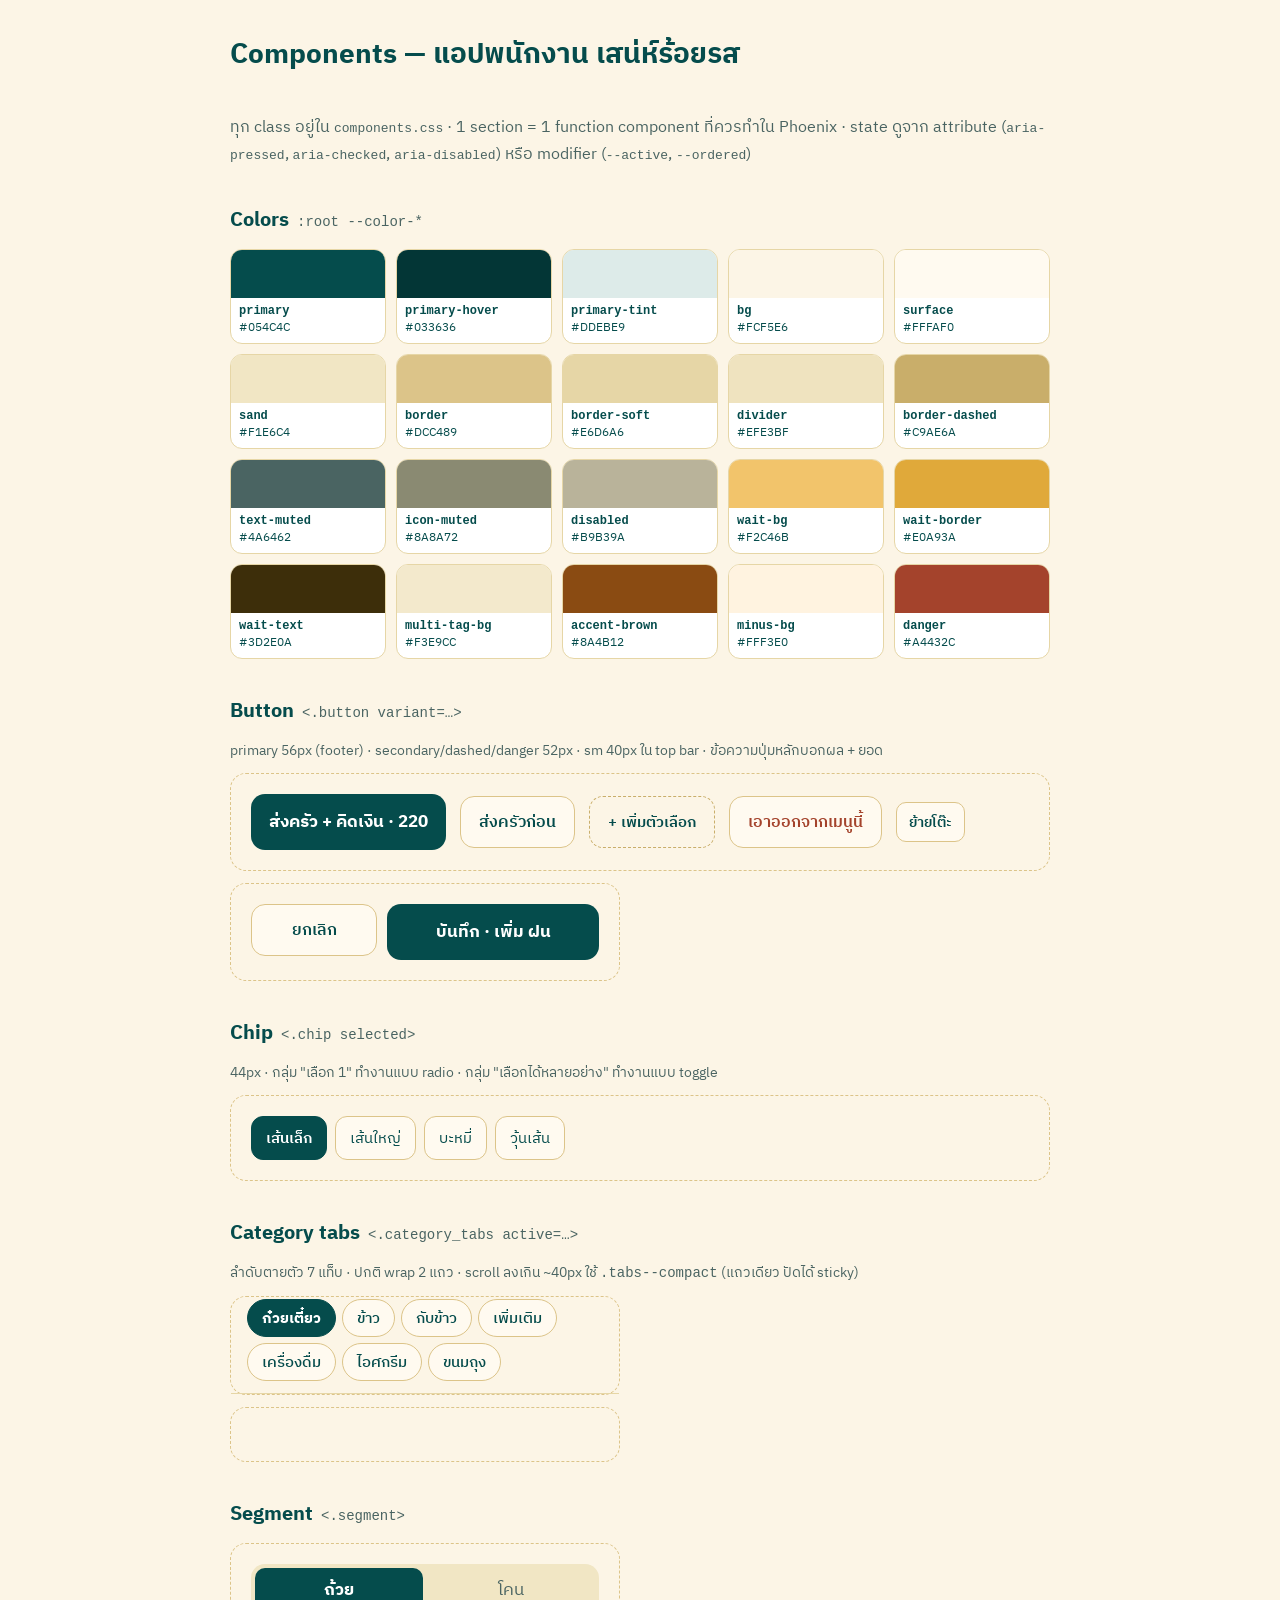
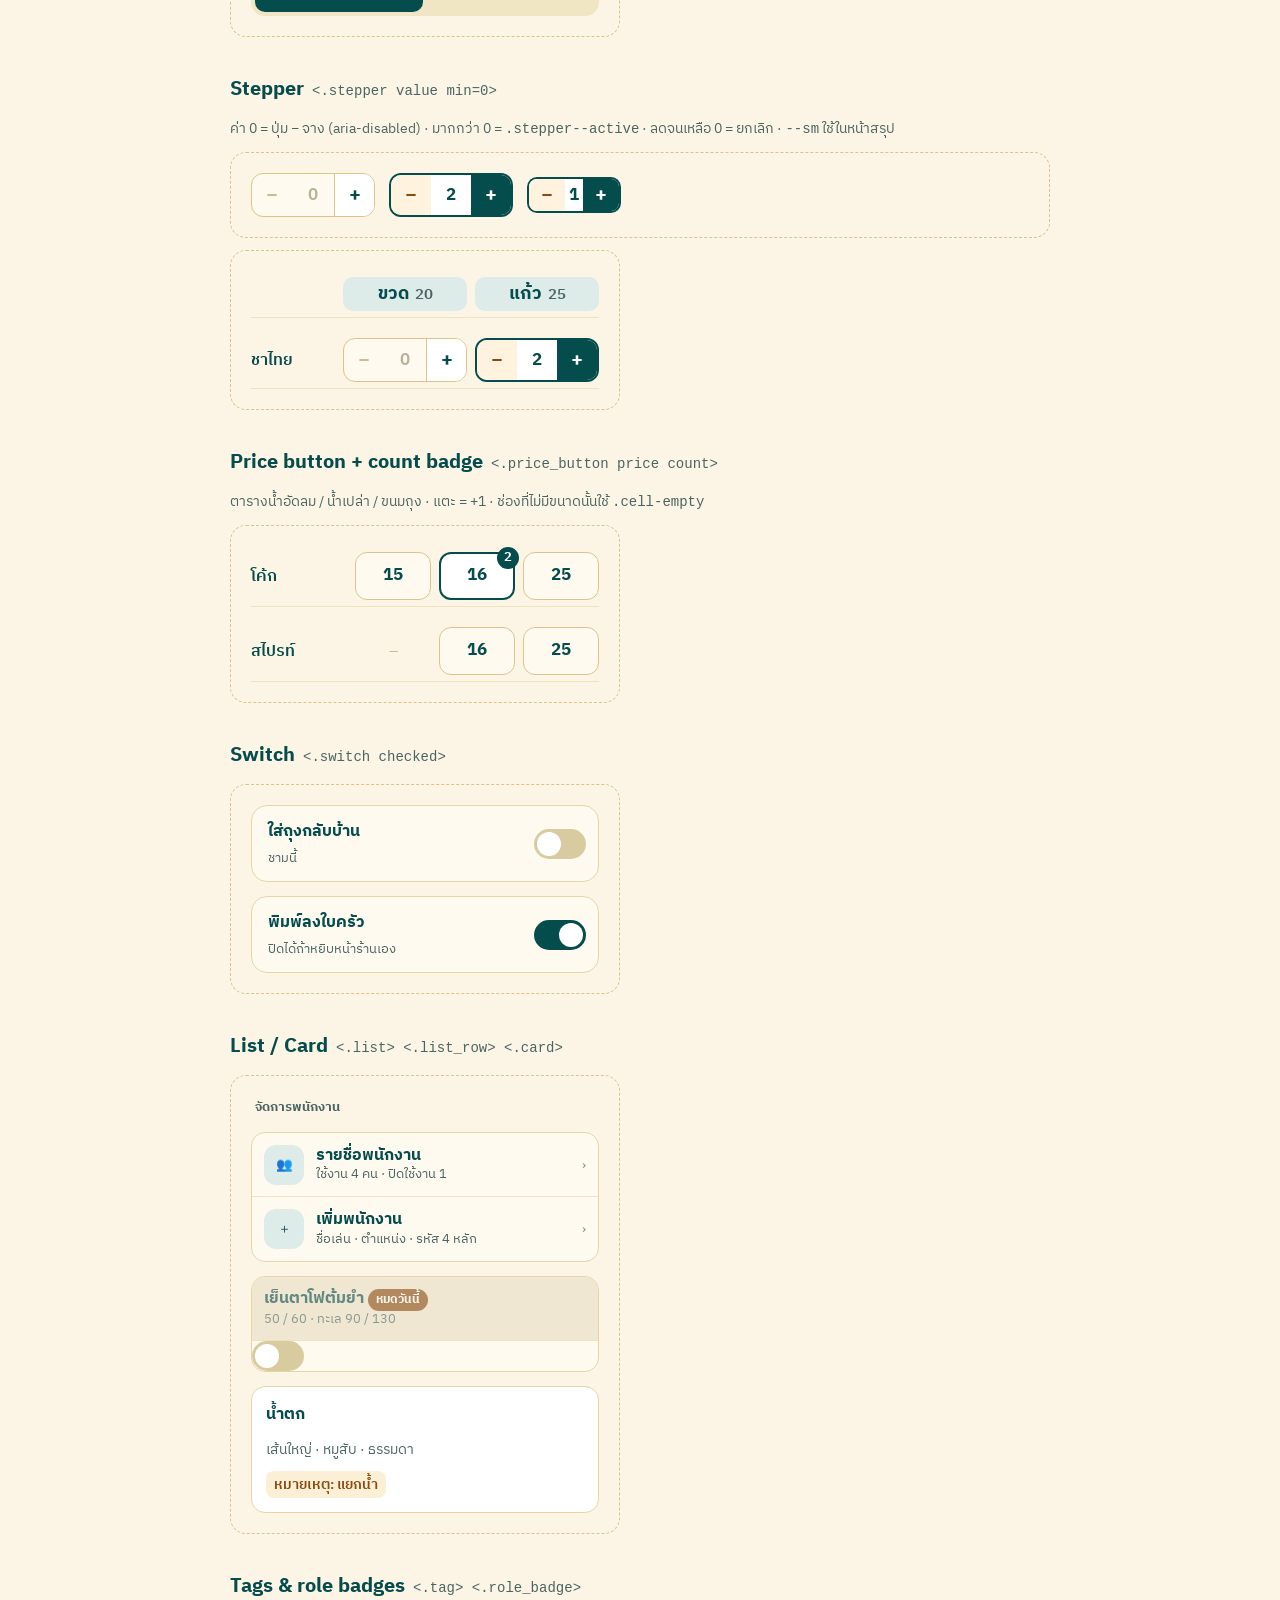
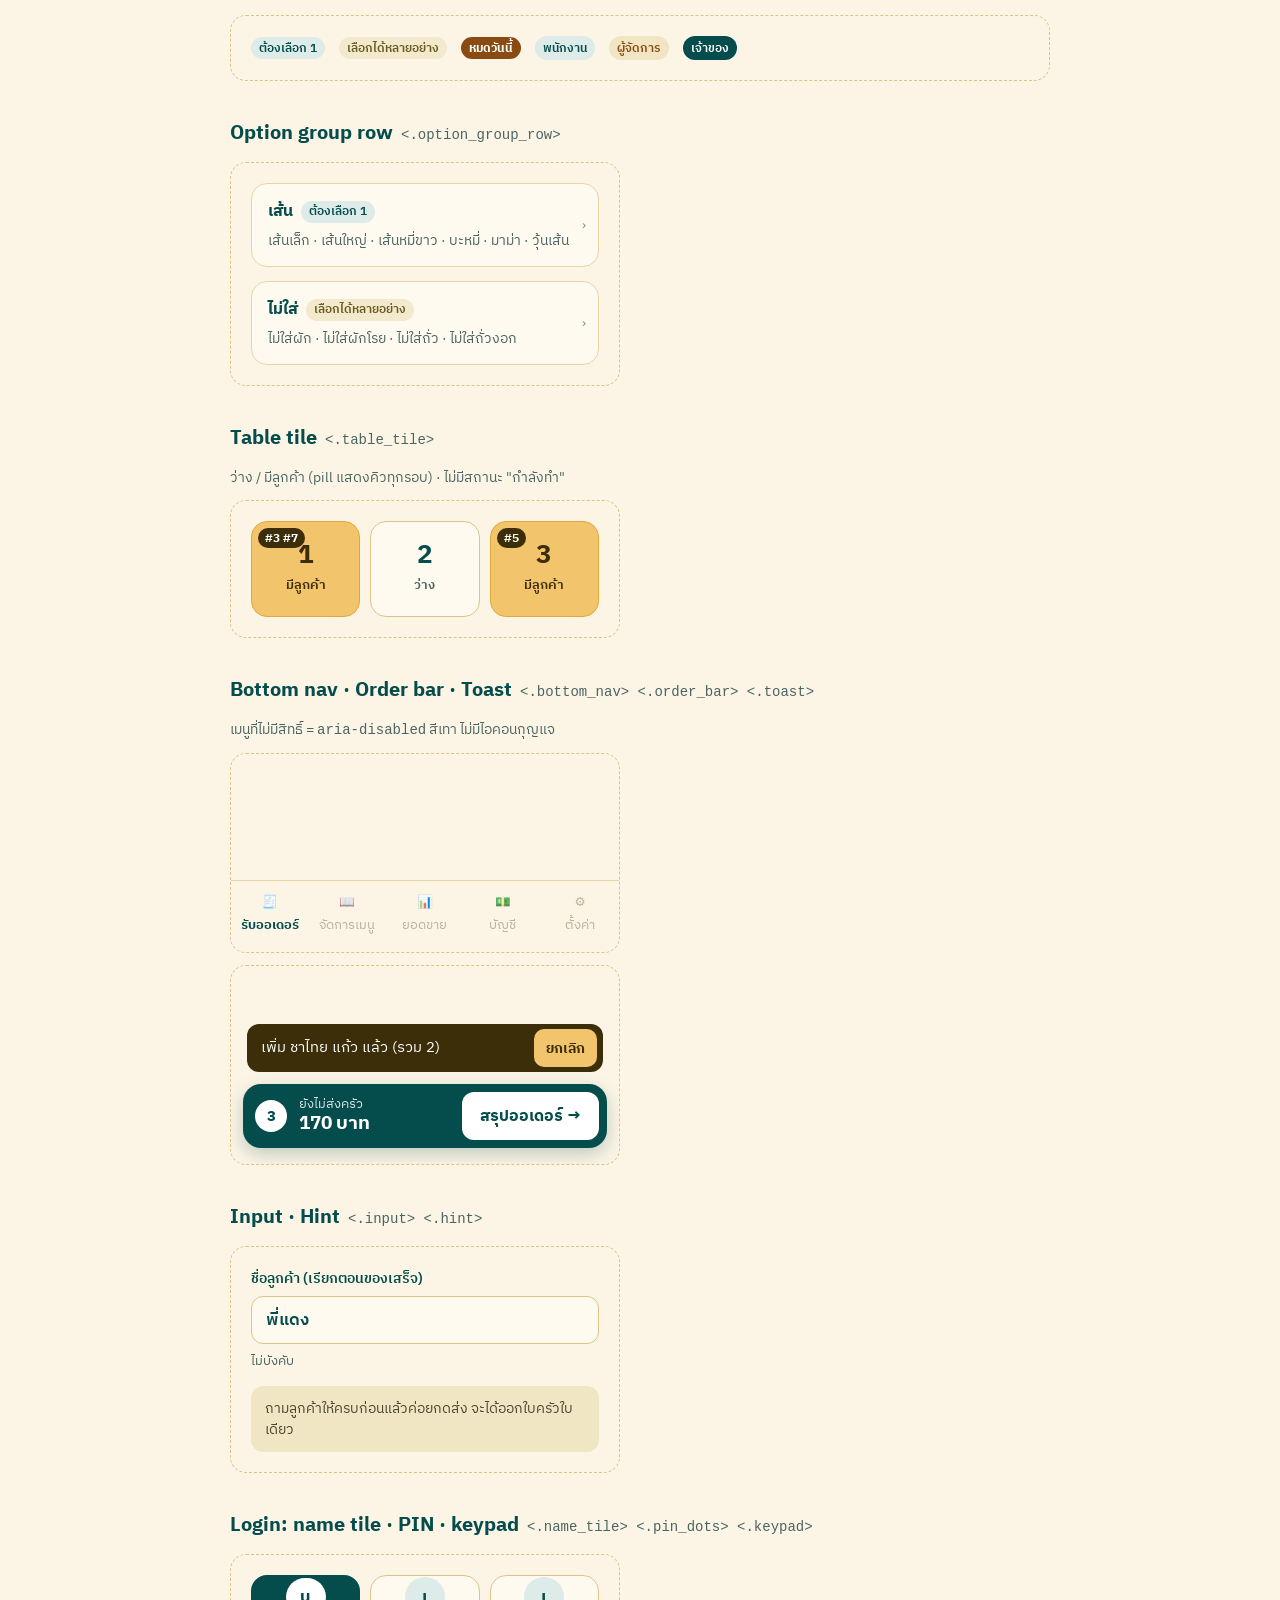
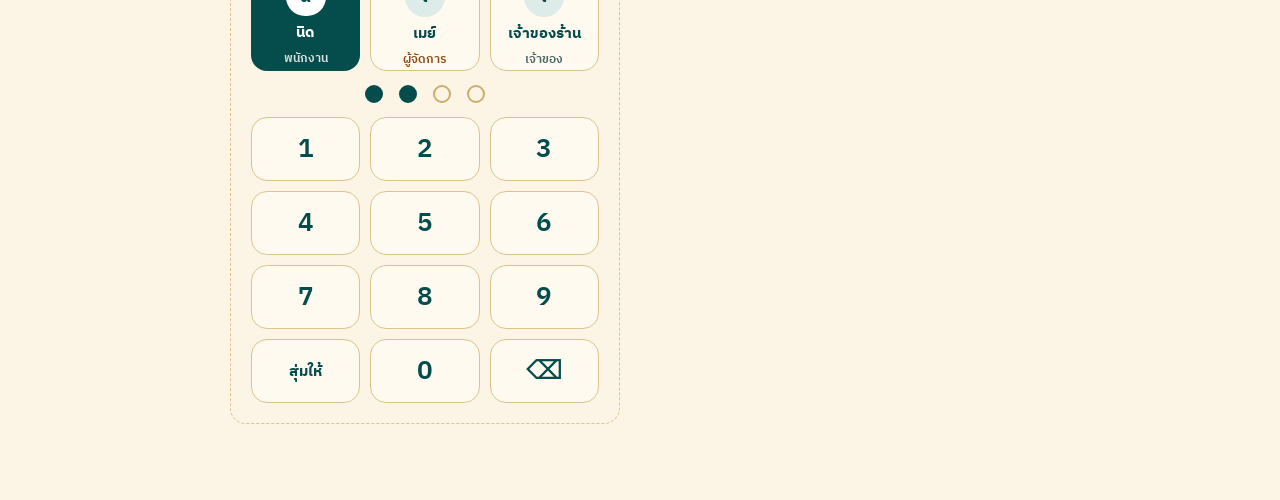
<file: docs/design-handoff/components/index.html>
<!doctype html>
<html lang="th">
<head>
<meta charset="utf-8">
<meta name="viewport" content="width=device-width, initial-scale=1">
<title>Components — เสน่ห์ร้อยรส</title>
<link rel="stylesheet" href="components.css">
<style>
  .gallery { max-width: 860px; margin: 0 auto; padding: 32px 20px 80px; display: flex; flex-direction: column; gap: 36px; }
  .gallery h1 { margin: 0; font-size: 28px; }
  .gallery > p { margin: 0; color: var(--color-text-muted); }
  .spec { display: flex; flex-direction: column; gap: 12px; }
  .spec h2 { margin: 0; font-size: 20px; }
  .spec h2 code { font-size: 14px; font-weight: 500; color: var(--color-text-muted); margin-left: 8px; }
  .spec p { margin: 0; font-size: 14px; color: var(--color-text-muted); line-height: 1.5; }
  .demo { background: var(--color-bg); border: 1px dashed var(--color-border); border-radius: 16px; padding: 20px; display: flex; flex-wrap: wrap; gap: 14px; align-items: center; }
  .demo--col { flex-direction: column; align-items: stretch; max-width: 390px; }
  .demo--phone { position: relative; width: 390px; height: 200px; padding: 0; overflow: hidden; }
  .demo--dark { background: #4D5A55; }
  .swatches { display: grid; grid-template-columns: repeat(auto-fill, minmax(150px, 1fr)); gap: 10px; }
  .sw { border: 1px solid var(--color-border-soft); border-radius: 12px; overflow: hidden; background: #fff; font-size: 12px; }
  .sw i { display: block; height: 48px; }
  .sw div { padding: 6px 8px; display: flex; flex-direction: column; }
  .sw code { font-weight: 600; }
</style>
</head>
<body>
<main class="gallery">
  <h1>Components — แอปพนักงาน เสน่ห์ร้อยรส</h1>
  <p>ทุก class อยู่ใน <code>components.css</code> · 1 section = 1 function component ที่ควรทำใน Phoenix · state ดูจาก attribute (<code>aria-pressed</code>, <code>aria-checked</code>, <code>aria-disabled</code>) หรือ modifier (<code>--active</code>, <code>--ordered</code>)</p>

  <section class="spec">
    <h2>Colors<code>:root --color-*</code></h2>
    <div class="swatches">
      <div class="sw"><i style="background:#054C4C"></i><div><code>primary</code>#054C4C</div></div>
      <div class="sw"><i style="background:#033636"></i><div><code>primary-hover</code>#033636</div></div>
      <div class="sw"><i style="background:#DDEBE9"></i><div><code>primary-tint</code>#DDEBE9</div></div>
      <div class="sw"><i style="background:#FCF5E6"></i><div><code>bg</code>#FCF5E6</div></div>
      <div class="sw"><i style="background:#FFFAF0"></i><div><code>surface</code>#FFFAF0</div></div>
      <div class="sw"><i style="background:#F1E6C4"></i><div><code>sand</code>#F1E6C4</div></div>
      <div class="sw"><i style="background:#DCC489"></i><div><code>border</code>#DCC489</div></div>
      <div class="sw"><i style="background:#E6D6A6"></i><div><code>border-soft</code>#E6D6A6</div></div>
      <div class="sw"><i style="background:#EFE3BF"></i><div><code>divider</code>#EFE3BF</div></div>
      <div class="sw"><i style="background:#C9AE6A"></i><div><code>border-dashed</code>#C9AE6A</div></div>
      <div class="sw"><i style="background:#4A6462"></i><div><code>text-muted</code>#4A6462</div></div>
      <div class="sw"><i style="background:#8A8A72"></i><div><code>icon-muted</code>#8A8A72</div></div>
      <div class="sw"><i style="background:#B9B39A"></i><div><code>disabled</code>#B9B39A</div></div>
      <div class="sw"><i style="background:#F2C46B"></i><div><code>wait-bg</code>#F2C46B</div></div>
      <div class="sw"><i style="background:#E0A93A"></i><div><code>wait-border</code>#E0A93A</div></div>
      <div class="sw"><i style="background:#3D2E0A"></i><div><code>wait-text</code>#3D2E0A</div></div>
      <div class="sw"><i style="background:#F3E9CC"></i><div><code>multi-tag-bg</code>#F3E9CC</div></div>
      <div class="sw"><i style="background:#8A4B12"></i><div><code>accent-brown</code>#8A4B12</div></div>
      <div class="sw"><i style="background:#FFF3E0"></i><div><code>minus-bg</code>#FFF3E0</div></div>
      <div class="sw"><i style="background:#A4432C"></i><div><code>danger</code>#A4432C</div></div>
    </div>
  </section>

  <section class="spec">
    <h2>Button<code>&lt;.button variant=…&gt;</code></h2>
    <p>primary 56px (footer) · secondary/dashed/danger 52px · sm 40px ใน top bar · ข้อความปุ่มหลักบอกผล + ยอด</p>
    <div class="demo">
      <button class="btn btn--primary">ส่งครัว + คิดเงิน · 220</button>
      <button class="btn btn--secondary">ส่งครัวก่อน</button>
      <button class="btn btn--dashed">+ เพิ่มตัวเลือก</button>
      <button class="btn btn--danger">เอาออกจากเมนูนี้</button>
      <button class="btn btn--secondary btn--sm">ย้ายโต๊ะ</button>
    </div>
    <div class="demo demo--col">
      <div class="btn-row"><button class="btn btn--secondary">ยกเลิก</button><button class="btn btn--primary">บันทึก · เพิ่ม ฝน</button></div>
    </div>
  </section>

  <section class="spec">
    <h2>Chip<code>&lt;.chip selected&gt;</code></h2>
    <p>44px · กลุ่ม "เลือก 1" ทำงานแบบ radio · กลุ่ม "เลือกได้หลายอย่าง" ทำงานแบบ toggle</p>
    <div class="demo">
      <div class="chips">
        <button class="chip" aria-pressed="true">เส้นเล็ก</button>
        <button class="chip" aria-pressed="false">เส้นใหญ่</button>
        <button class="chip" aria-pressed="false">บะหมี่</button>
        <button class="chip" aria-pressed="false">วุ้นเส้น</button>
      </div>
    </div>
  </section>

  <section class="spec">
    <h2>Category tabs<code>&lt;.category_tabs active=…&gt;</code></h2>
    <p>ลำดับตายตัว 7 แท็บ · ปกติ wrap 2 แถว · scroll ลงเกิน ~40px ใช้ <code>.tabs--compact</code> (แถวเดียว ปัดได้ sticky)</p>
    <div class="demo demo--col" style="padding:0">
      <div class="tabs">
        <button class="tab" aria-pressed="true">ก๋วยเตี๋ยว</button><button class="tab">ข้าว</button><button class="tab">กับข้าว</button><button class="tab">เพิ่มเติม</button><button class="tab">เครื่องดื่ม</button><button class="tab">ไอศกรีม</button><button class="tab">ขนมถุง</button>
      </div>
    </div>
    <div class="demo demo--col" style="padding:0">
      <div class="tabs tabs--compact">
        <button class="tab">ก๋วยเตี๋ยว</button><button class="tab">ข้าว</button><button class="tab" aria-pressed="true">กับข้าว</button><button class="tab">เพิ่มเติม</button><button class="tab">เครื่องดื่ม</button><button class="tab">ไอศกรีม</button><button class="tab">ขนมถุง</button>
      </div>
    </div>
  </section>

  <section class="spec">
    <h2>Segment<code>&lt;.segment&gt;</code></h2>
    <div class="demo demo--col"><div class="segment"><button aria-pressed="true">ถ้วย</button><button>โคน</button></div></div>
  </section>

  <section class="spec">
    <h2>Stepper<code>&lt;.stepper value min=0&gt;</code></h2>
    <p>ค่า 0 = ปุ่ม − จาง (aria-disabled) · มากกว่า 0 = <code>.stepper--active</code> · ลดจนเหลือ 0 = ยกเลิก · <code>--sm</code> ใช้ในหน้าสรุป</p>
    <div class="demo">
      <div class="stepper"><button class="stepper__minus" aria-disabled="true">−</button><span class="stepper__value">0</span><button class="stepper__plus">+</button></div>
      <div class="stepper stepper--active"><button class="stepper__minus">−</button><span class="stepper__value">2</span><button class="stepper__plus">+</button></div>
      <div class="stepper stepper--active stepper--sm"><button class="stepper__minus">−</button><span class="stepper__value">1</span><button class="stepper__plus">+</button></div>
    </div>
    <div class="demo demo--col">
      <div class="price-row"><span class="price-row__name"></span><span class="col-head">ขวด<small>20</small></span><span class="col-head">แก้ว<small>25</small></span></div>
      <div class="price-row"><span class="price-row__name">ชาไทย</span>
        <div class="stepper"><button class="stepper__minus" aria-disabled="true">−</button><span class="stepper__value">0</span><button class="stepper__plus">+</button></div>
        <div class="stepper stepper--active"><button class="stepper__minus">−</button><span class="stepper__value">2</span><button class="stepper__plus">+</button></div></div>
    </div>
  </section>

  <section class="spec">
    <h2>Price button + count badge<code>&lt;.price_button price count&gt;</code></h2>
    <p>ตารางน้ำอัดลม / น้ำเปล่า / ขนมถุง · แตะ = +1 · ช่องที่ไม่มีขนาดนั้นใช้ <code>.cell-empty</code></p>
    <div class="demo demo--col">
      <div class="price-row"><span class="price-row__name">โค้ก</span>
        <button class="price-btn"><span class="price-btn__price">15</span></button>
        <button class="price-btn price-btn--ordered"><span class="price-btn__price">16</span><span class="count-badge">2</span></button>
        <button class="price-btn"><span class="price-btn__price">25</span></button></div>
      <div class="price-row"><span class="price-row__name">สไปรท์</span><span class="cell-empty">–</span>
        <button class="price-btn"><span class="price-btn__price">16</span></button>
        <button class="price-btn"><span class="price-btn__price">25</span></button></div>
    </div>
  </section>

  <section class="spec">
    <h2>Switch<code>&lt;.switch checked&gt;</code></h2>
    <div class="demo demo--col">
      <div class="switch-row"><div class="switch-row__text"><b>ใส่ถุงกลับบ้าน</b><small>ชามนี้</small></div><button class="switch" role="switch" aria-checked="false"></button></div>
      <div class="switch-row"><div class="switch-row__text"><b>พิมพ์ลงใบครัว</b><small>ปิดได้ถ้าหยิบหน้าร้านเอง</small></div><button class="switch" role="switch" aria-checked="true"></button></div>
    </div>
  </section>

  <section class="spec">
    <h2>List / Card<code>&lt;.list&gt; &lt;.list_row&gt; &lt;.card&gt;</code></h2>
    <div class="demo demo--col">
      <span class="section-label">จัดการพนักงาน</span>
      <div class="list">
        <button class="list-row"><span class="list-row__icon">👥</span><span class="list-row__text"><b>รายชื่อพนักงาน</b><small>ใช้งาน 4 คน · ปิดใช้งาน 1</small></span><span class="chevron">›</span></button>
        <button class="list-row"><span class="list-row__icon">＋</span><span class="list-row__text"><b>เพิ่มพนักงาน</b><small>ชื่อเล่น · ตำแหน่ง · รหัส 4 หลัก</small></span><span class="chevron">›</span></button>
      </div>
      <div class="list">
        <button class="list-row list-row--soldout"><span class="list-row__text"><b>เย็นตาโฟต้มยำ <span class="tag tag--soldout">หมดวันนี้</span></b><small>50 / 60 · ทะเล 90 / 130</small></span><button class="switch" role="switch" aria-checked="false"></button></button>
      </div>
      <div class="card card--white"><b>น้ำตก</b><span style="font-size:14px;color:var(--color-text-muted)">เส้นใหญ่ · หมูสับ · ธรรมดา</span><span class="note-tag">หมายเหตุ: แยกน้ำ</span></div>
    </div>
  </section>

  <section class="spec">
    <h2>Tags &amp; role badges<code>&lt;.tag&gt; &lt;.role_badge&gt;</code></h2>
    <div class="demo">
      <span class="tag tag--required">ต้องเลือก 1</span><span class="tag tag--multi">เลือกได้หลายอย่าง</span><span class="tag tag--soldout">หมดวันนี้</span>
      <span class="role role--staff">พนักงาน</span><span class="role role--manager">ผู้จัดการ</span><span class="role role--owner">เจ้าของ</span>
    </div>
  </section>

  <section class="spec">
    <h2>Option group row<code>&lt;.option_group_row&gt;</code></h2>
    <div class="demo demo--col">
      <button class="option-group"><span class="option-group__text"><span class="option-group__head">เส้น <span class="tag tag--required">ต้องเลือก 1</span></span><span class="option-group__items">เส้นเล็ก · เส้นใหญ่ · เส้นหมี่ขาว · บะหมี่ · มาม่า · วุ้นเส้น</span></span><span class="chevron">›</span></button>
      <button class="option-group"><span class="option-group__text"><span class="option-group__head">ไม่ใส่ <span class="tag tag--multi">เลือกได้หลายอย่าง</span></span><span class="option-group__items">ไม่ใส่ผัก · ไม่ใส่ผักโรย · ไม่ใส่ถั่ว · ไม่ใส่ถั่วงอก</span></span><span class="chevron">›</span></button>
    </div>
  </section>

  <section class="spec">
    <h2>Table tile<code>&lt;.table_tile&gt;</code></h2>
    <p>ว่าง / มีลูกค้า (pill แสดงคิวทุกรอบ) · ไม่มีสถานะ "กำลังทำ"</p>
    <div class="demo demo--col">
      <div class="tables">
        <button class="tile tile--busy"><span class="tile__queue">#3 #7</span><span class="tile__no">1</span><span class="tile__note">มีลูกค้า</span></button>
        <button class="tile"><span class="tile__no">2</span><span class="tile__note">ว่าง</span></button>
        <button class="tile tile--busy"><span class="tile__queue">#5</span><span class="tile__no">3</span><span class="tile__note">มีลูกค้า</span></button>
      </div>
    </div>
  </section>

  <section class="spec">
    <h2>Bottom nav · Order bar · Toast<code>&lt;.bottom_nav&gt; &lt;.order_bar&gt; &lt;.toast&gt;</code></h2>
    <p>เมนูที่ไม่มีสิทธิ์ = <code>aria-disabled</code> สีเทา ไม่มีไอคอนกุญแจ</p>
    <div class="demo demo--phone">
      <nav class="bottom-nav">
        <a href="#" aria-current="page">🧾<span>รับออเดอร์</span></a>
        <a href="#" aria-disabled="true">📖<span>จัดการเมนู</span></a>
        <a href="#" aria-disabled="true">📊<span>ยอดขาย</span></a>
        <a href="#" aria-disabled="true">💵<span>บัญชี</span></a>
        <a href="#" aria-disabled="true">⚙️<span>ตั้งค่า</span></a>
      </nav>
    </div>
    <div class="demo demo--phone">
      <div class="toast" style="bottom:92px"><span>เพิ่ม ชาไทย แก้ว แล้ว (รวม 2)</span><button>ยกเลิก</button></div>
      <div class="order-bar"><span class="order-bar__count">3</span><span class="order-bar__total"><small>ยังไม่ส่งครัว</small><b>170 บาท</b></span><button class="order-bar__cta">สรุปออเดอร์ →</button></div>
    </div>
  </section>

  <section class="spec">
    <h2>Input · Hint<code>&lt;.input&gt; &lt;.hint&gt;</code></h2>
    <div class="demo demo--col">
      <div class="field"><label>ชื่อลูกค้า (เรียกตอนของเสร็จ)</label><input class="input" value="พี่แดง"><small>ไม่บังคับ</small></div>
      <div class="hint">ถามลูกค้าให้ครบก่อนแล้วค่อยกดส่ง จะได้ออกใบครัวใบเดียว</div>
    </div>
  </section>

  <section class="spec">
    <h2>Login: name tile · PIN · keypad<code>&lt;.name_tile&gt; &lt;.pin_dots&gt; &lt;.keypad&gt;</code></h2>
    <div class="demo demo--col">
      <div style="display:grid;grid-template-columns:repeat(3,1fr);gap:10px">
        <button class="name-tile" aria-pressed="true"><span class="name-tile__avatar" style="color:#054C4C">น</span><b>นิด</b><small>พนักงาน</small></button>
        <button class="name-tile"><span class="name-tile__avatar">เ</span><b>เมย์</b><small style="color:#8A4B12">ผู้จัดการ</small></button>
        <button class="name-tile"><span class="name-tile__avatar">เ</span><b>เจ้าของร้าน</b><small>เจ้าของ</small></button>
      </div>
      <div class="pin-dots"><span class="is-filled"></span><span class="is-filled"></span><span></span><span></span></div>
      <div class="keypad"><button>1</button><button>2</button><button>3</button><button>4</button><button>5</button><button>6</button><button>7</button><button>8</button><button>9</button><button class="keypad__text">สุ่มให้</button><button>0</button><button>⌫</button></div>
    </div>
  </section>

</main>
</body>
</html>
</file>
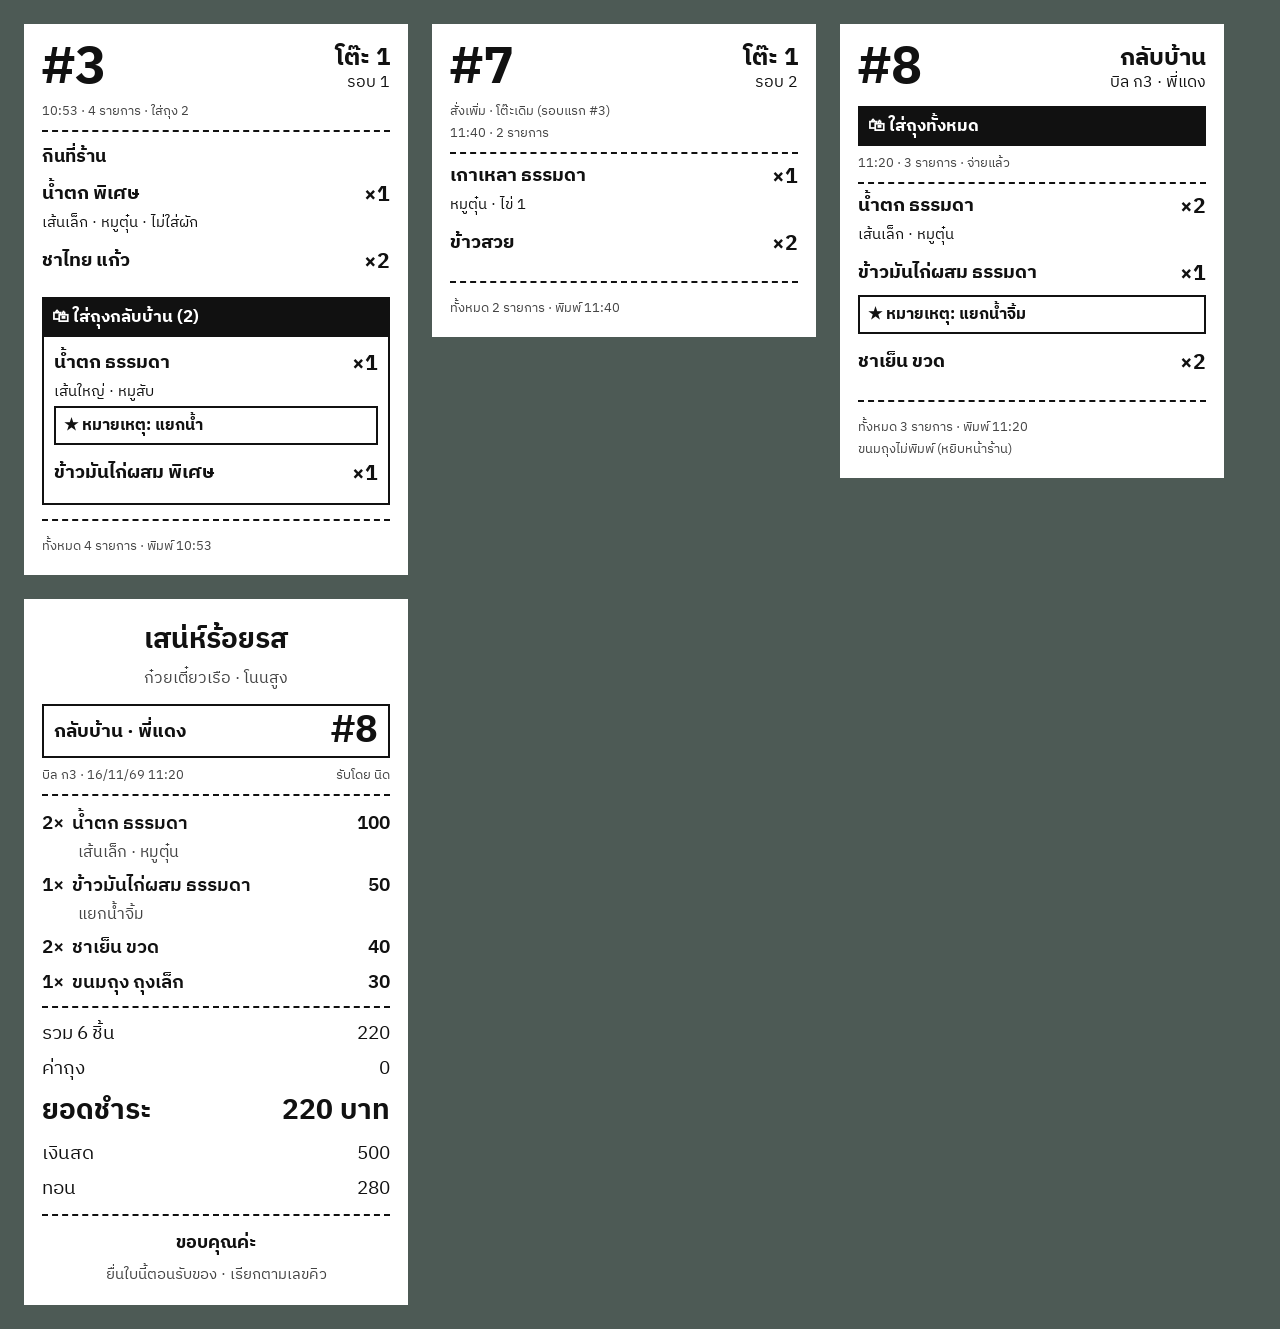
<file: docs/design-handoff/print/samples.html>
<!doctype html>
<html lang="th"><head><meta charset="utf-8"><title>ตัวอย่างใบพิมพ์ 58mm</title><link rel="stylesheet" href="print.css"></head>
<body>
<!-- ใบครัว: โต๊ะในร้าน มีห่อกลับบางรายการ -->
<div class="ticket">
  <div class="ticket__head"><span class="ticket__queue">#3</span><span class="ticket__where"><b>โต๊ะ 1</b><span>รอบ 1</span></span></div>
  <div class="ticket__meta">10:53 · 4 รายการ · ใส่ถุง 2</div>
  <div style="font-size:18px;font-weight:700;margin-top:10px">กินที่ร้าน</div>
  <div class="ticket__item"><div class="ticket__line"><span>น้ำตก พิเศษ</span><span class="ticket__qty">×1</span></div><div class="ticket__opts">เส้นเล็ก · หมูตุ๋น · ไม่ใส่ผัก</div></div>
  <div class="ticket__item"><div class="ticket__line"><span>ชาไทย แก้ว</span><span class="ticket__qty">×2</span></div></div>
  <div class="ticket__bag">🛍 ใส่ถุงกลับบ้าน (2)</div>
  <div class="ticket__bag-group">
    <div class="ticket__item"><div class="ticket__line"><span>น้ำตก ธรรมดา</span><span class="ticket__qty">×1</span></div><div class="ticket__opts">เส้นใหญ่ · หมูสับ</div><div class="ticket__note">★ หมายเหตุ: แยกน้ำ</div></div>
    <div class="ticket__item"><div class="ticket__line"><span>ข้าวมันไก่ผสม พิเศษ</span><span class="ticket__qty">×1</span></div></div>
  </div>
  <div class="ticket__foot">ทั้งหมด 4 รายการ · พิมพ์ 10:53</div>
</div>
<!-- ใบครัว รอบ 2 -->
<div class="ticket">
  <div class="ticket__head"><span class="ticket__queue">#7</span><span class="ticket__where"><b>โต๊ะ 1</b><span>รอบ 2</span></span></div>
  <div class="ticket__meta">สั่งเพิ่ม · โต๊ะเดิม (รอบแรก #3)<br>11:40 · 2 รายการ</div>
  <div class="ticket__item"><div class="ticket__line"><span>เกาเหลา ธรรมดา</span><span class="ticket__qty">×1</span></div><div class="ticket__opts">หมูตุ๋น · ไข่ 1</div></div>
  <div class="ticket__item"><div class="ticket__line"><span>ข้าวสวย</span><span class="ticket__qty">×2</span></div></div>
  <div class="ticket__foot">ทั้งหมด 2 รายการ · พิมพ์ 11:40</div>
</div>
<!-- ใบครัว กลับบ้าน -->
<div class="ticket">
  <div class="ticket__head"><span class="ticket__queue">#8</span><span class="ticket__where"><b>กลับบ้าน</b><span>บิล ก3 · พี่แดง</span></span></div>
  <div class="ticket__bag">🛍 ใส่ถุงทั้งหมด</div>
  <div class="ticket__meta">11:20 · 3 รายการ · จ่ายแล้ว</div>
  <div class="ticket__item"><div class="ticket__line"><span>น้ำตก ธรรมดา</span><span class="ticket__qty">×2</span></div><div class="ticket__opts">เส้นเล็ก · หมูตุ๋น</div></div>
  <div class="ticket__item"><div class="ticket__line"><span>ข้าวมันไก่ผสม ธรรมดา</span><span class="ticket__qty">×1</span></div><div class="ticket__note">★ หมายเหตุ: แยกน้ำจิ้ม</div></div>
  <div class="ticket__item"><div class="ticket__line"><span>ชาเย็น ขวด</span><span class="ticket__qty">×2</span></div></div>
  <div class="ticket__foot">ทั้งหมด 3 รายการ · พิมพ์ 11:20<br>ขนมถุงไม่พิมพ์ (หยิบหน้าร้าน)</div>
</div>
<!-- ใบเสร็จ -->
<div class="ticket">
  <div class="receipt__shop"><b>เสน่ห์ร้อยรส</b><span style="font-size:16px;color:#444">ก๋วยเตี๋ยวเรือ · โนนสูง</span></div>
  <div class="receipt__box"><span>กลับบ้าน · พี่แดง</span><span>#8</span></div>
  <div class="ticket__meta" style="display:flex;justify-content:space-between"><span>บิล ก3 · 16/11/69 11:20</span><span>รับโดย นิด</span></div>
  <div class="receipt__block">
    <div class="receipt__row"><span>2×</span><span>น้ำตก ธรรมดา</span><span>100</span></div><div class="receipt__sub">เส้นเล็ก · หมูตุ๋น</div>
    <div class="receipt__row"><span>1×</span><span>ข้าวมันไก่ผสม ธรรมดา</span><span>50</span></div><div class="receipt__sub">แยกน้ำจิ้ม</div>
    <div class="receipt__row"><span>2×</span><span>ชาเย็น ขวด</span><span>40</span></div>
    <div class="receipt__row"><span>1×</span><span>ขนมถุง ถุงเล็ก</span><span>30</span></div>
  </div>
  <div class="receipt__block">
    <div class="receipt__sum"><span>รวม 6 ชิ้น</span><span>220</span></div>
    <div class="receipt__sum"><span>ค่าถุง</span><span>0</span></div>
    <div class="receipt__sum receipt__sum--big"><span>ยอดชำระ</span><span>220 บาท</span></div>
    <div class="receipt__sum"><span>เงินสด</span><span>500</span></div>
    <div class="receipt__sum"><span>ทอน</span><span>280</span></div>
  </div>
  <div class="receipt__end"><b>ขอบคุณค่ะ</b><span style="font-size:15px;color:#444">ยื่นใบนี้ตอนรับของ · เรียกตามเลขคิว</span></div>
</div>
</body></html>
</file>
<file: docs/design-handoff/components/components.css>
/* เสน่ห์ร้อยรส — UI components (reference implementation)
   ใช้คู่กับ DESIGN_SYSTEM.md · แปลงเป็น Phoenix function components ได้ตรงๆ (1 class = 1 component/variant) */

@import url("https://fonts.googleapis.com/css2?family=IBM+Plex+Sans+Thai:wght@400;500;600;700&display=swap");

:root {
  --color-primary: #054C4C;
  --color-primary-hover: #033636;
  --color-primary-tint: #DDEBE9;
  --color-on-primary: #FFFFFF;
  --color-bg: #FCF5E6;
  --color-surface: #FFFAF0;
  --color-surface-white: #FFFFFF;
  --color-sand: #F1E6C4;
  --color-photo-placeholder: #F5EBCF;
  --color-border: #DCC489;
  --color-border-soft: #E6D6A6;
  --color-divider: #EFE3BF;
  --color-border-dashed: #C9AE6A;
  --color-switch-off: #D9CBA0;
  --color-text: #054C4C;
  --color-text-muted: #4A6462;
  --color-icon-muted: #8A8A72;
  --color-handle: #A9A27F;
  --color-note-text: #4A4630;
  --color-disabled: #B9B39A;
  --color-disabled-soft: #C9BC94;
  --color-wait-bg: #F2C46B;
  --color-wait-border: #E0A93A;
  --color-wait-text: #3D2E0A;
  --color-multi-tag-bg: #F3E9CC;
  --color-multi-tag-text: #6B5A22;
  --color-accent-brown: #8A4B12;
  --color-note-bg: #FBEFD6;
  --color-minus-bg: #FFF3E0;
  --color-soldout-bg: #EFE7D2;
  --color-danger: #A4432C;

  --font: "IBM Plex Sans Thai", ui-sans-serif, system-ui, sans-serif;
  --tap: 44px;
}

* { box-sizing: border-box; }
body { margin: 0; background: var(--color-bg); color: var(--color-text); font-family: var(--font); }
button, input, select { font-family: inherit; color: inherit; }

/* ---------- Screen shell ---------- */
.screen { width: 390px; min-height: 844px; background: var(--color-bg); position: relative; display: flex; flex-direction: column; }
.screen__body { flex: 1 0 auto; display: flex; flex-direction: column; gap: 10px; padding: 12px 16px 110px; }

/* ---------- Top bar ---------- */
.topbar { display: flex; align-items: center; gap: 4px; padding: 8px 12px 4px 4px; }
.topbar__back { width: var(--tap); height: var(--tap); border: 0; background: transparent; display: flex; align-items: center; justify-content: center; padding: 0; cursor: pointer; }
.topbar__title { flex: 1; display: flex; flex-direction: column; line-height: 1.2; }
.topbar__title b { font-size: 24px; font-weight: 700; }
.topbar__title small { font-size: 13px; color: var(--color-text-muted); }

/* ---------- Buttons ---------- */
.btn { min-height: var(--tap); border-radius: 14px; font-size: 16px; font-weight: 600; padding: 0 18px; cursor: pointer; display: inline-flex; align-items: center; justify-content: center; gap: 8px; }
.btn--primary { background: var(--color-primary); color: var(--color-on-primary); border: 0; font-weight: 700; font-size: 17px; height: 56px; }
.btn--primary:active, .btn--primary:hover { background: var(--color-primary-hover); }
.btn--secondary { background: var(--color-surface); border: 1.5px solid var(--color-border); color: var(--color-text); height: 52px; }
.btn--dashed { background: transparent; border: 1.5px dashed var(--color-border-dashed); color: var(--color-text); height: 52px; font-size: 15px; }
.btn--danger { background: var(--color-surface); border: 1.5px solid var(--color-border); color: var(--color-danger); height: 52px; }
.btn--sm { height: 40px; min-height: 40px; padding: 0 12px; border-radius: 10px; font-size: 14px; }
.btn--block { width: 100%; }
.btn-row { display: flex; gap: 10px; }
.btn-row > .btn--secondary { flex: 1; }
.btn-row > .btn--primary { flex: 2; }

/* ---------- Chip ---------- */
.chips { display: flex; flex-wrap: wrap; gap: 8px; }
.chip { height: var(--tap); padding: 0 14px; border-radius: 12px; border: 1.5px solid var(--color-border); background: var(--color-surface); color: var(--color-text); font-size: 15px; font-weight: 400; cursor: pointer; }
.chip[aria-pressed="true"] { border-color: var(--color-primary); background: var(--color-primary); color: var(--color-on-primary); font-weight: 600; }

/* ---------- Category tabs ---------- */
.tabs { display: flex; flex-wrap: wrap; gap: 6px; padding: 2px 16px 12px; border-bottom: 1px solid var(--color-border-soft); }
.tab { height: 38px; padding: 0 14px; border-radius: 99px; border: 1.5px solid var(--color-border); background: var(--color-surface); font-size: 15px; font-weight: 500; flex: none; cursor: pointer; }
.tab[aria-pressed="true"] { border-color: var(--color-primary); background: var(--color-primary); color: var(--color-on-primary); font-weight: 700; }
/* scroll ลงแล้ว: แถวเดียว ปัดได้ + fade ขอบ */
.tabs--compact { position: sticky; top: 0; z-index: 2; flex-wrap: nowrap; overflow-x: auto; scrollbar-width: none; background: var(--color-bg);
  mask-image: linear-gradient(90deg, transparent 0, #000 24px, #000 calc(100% - 32px), transparent 100%);
  box-shadow: 0 4px 12px rgba(5, 76, 76, .08); }
.tabs--compact::-webkit-scrollbar { display: none; }

/* ---------- Segment ---------- */
.segment { display: grid; grid-auto-flow: column; grid-auto-columns: 1fr; gap: 4px; background: var(--color-sand); border-radius: 14px; padding: 4px; }
.segment button { height: var(--tap); border-radius: 10px; border: 0; background: transparent; color: var(--color-text-muted); font-size: 17px; cursor: pointer; }
.segment button[aria-pressed="true"] { background: var(--color-primary); color: var(--color-on-primary); font-weight: 700; }

/* ---------- Stepper ---------- */
.stepper { width: 124px; height: var(--tap); display: flex; align-items: center; border-radius: 12px; border: 1.5px solid var(--color-border); background: var(--color-surface); overflow: hidden; flex: none; }
.stepper button { width: 40px; height: 100%; border: 0; font-size: 20px; font-weight: 700; padding: 0; cursor: pointer; }
.stepper__minus { background: transparent; color: var(--color-disabled-soft); }
.stepper__plus { background: var(--color-surface-white); color: var(--color-primary); border-left: 1.5px solid var(--color-border) !important; }
.stepper__value { flex: 1; text-align: center; font-size: 17px; font-weight: 600; color: var(--color-disabled); }
.stepper--active { border: 2px solid var(--color-primary); background: var(--color-surface-white); }
.stepper--active .stepper__minus { background: var(--color-minus-bg); color: var(--color-accent-brown); }
.stepper--active .stepper__plus { background: var(--color-primary); color: var(--color-on-primary); border-left: 0 !important; }
.stepper--active .stepper__value { color: var(--color-text); font-weight: 700; }
.stepper--sm { width: auto; height: 36px; border-radius: 10px; }
.stepper--sm button { width: 36px; }
.stepper--sm .stepper__value { min-width: 18px; }

/* ---------- Price button + badge ---------- */
.price-btn { position: relative; width: 76px; height: 48px; flex: none; border-radius: 12px; border: 1.5px solid var(--color-border); background: var(--color-surface); display: flex; flex-direction: column; align-items: center; justify-content: center; line-height: 1.15; padding: 0; cursor: pointer; }
.price-btn__label { font-size: 12px; color: var(--color-text-muted); }
.price-btn__price { font-size: 17px; font-weight: 700; }
.price-btn--ordered { border: 2px solid var(--color-primary); background: var(--color-surface-white); }
.count-badge { position: absolute; top: -7px; right: -6px; min-width: 22px; height: 22px; padding: 0 5px; border-radius: 99px; background: var(--color-primary); color: var(--color-on-primary); font-size: 12.5px; font-weight: 700; display: flex; align-items: center; justify-content: center; }
.cell-empty { width: 76px; flex: none; text-align: center; color: var(--color-disabled-soft); }

/* ---------- Grid row (ตารางราคา / น้ำชง) ---------- */
.price-row { display: flex; align-items: center; gap: 8px; padding: 6px 0; border-bottom: 1px solid var(--color-divider); }
.price-row__name { flex: 1; min-width: 0; font-size: 16px; font-weight: 600; }
.col-head { width: 124px; height: 34px; flex: none; border-radius: 10px; background: var(--color-primary-tint); display: flex; align-items: center; justify-content: center; gap: 6px; font-size: 18px; font-weight: 700; }
.col-head small { font-size: 15px; font-weight: 600; color: var(--color-text-muted); }

/* ---------- Switch ---------- */
.switch { width: 52px; height: 30px; border-radius: 99px; border: 0; background: var(--color-switch-off); padding: 3px; display: flex; justify-content: flex-start; flex: none; cursor: pointer; }
.switch::after { content: ""; width: 24px; height: 24px; border-radius: 99px; background: #fff; display: block; }
.switch[aria-checked="true"] { background: var(--color-primary); justify-content: flex-end; }
.switch-row { display: flex; align-items: center; gap: 12px; padding: 12px 12px 12px 16px; background: var(--color-surface); border: 1.5px solid var(--color-border-soft); border-radius: 16px; }
.switch-row__text { flex: 1; display: flex; flex-direction: column; gap: 2px; }
.switch-row__text b { font-size: 16px; }
.switch-row__text small { font-size: 13px; color: var(--color-text-muted); }

/* ---------- Card / list ---------- */
.card { background: var(--color-surface); border: 1.5px solid var(--color-border-soft); border-radius: 14px; padding: 14px; display: flex; flex-direction: column; gap: 10px; }
.card--white { background: var(--color-surface-white); }
.card--selected { border: 2px solid var(--color-primary); background: var(--color-surface-white); }
.list { background: var(--color-surface); border: 1.5px solid var(--color-border-soft); border-radius: 14px; overflow: hidden; }
.list-row { width: 100%; min-height: 64px; display: flex; align-items: center; gap: 12px; padding: 10px 12px; border: 0; border-bottom: 1px solid var(--color-divider); background: transparent; text-align: left; cursor: pointer; }
.list-row:last-child { border-bottom: 0; }
.list-row__text { flex: 1; display: flex; flex-direction: column; line-height: 1.3; }
.list-row__text b { font-size: 16px; }
.list-row__text small { font-size: 13px; color: var(--color-text-muted); }
.list-row__icon { width: 40px; height: 40px; border-radius: 12px; background: var(--color-primary-tint); display: flex; align-items: center; justify-content: center; flex: none; }
.list-row--soldout { background: var(--color-soldout-bg); }
.list-row--soldout .list-row__text { opacity: .6; }
.chevron { color: var(--color-icon-muted); }
.section-label { font-size: 13px; font-weight: 700; color: var(--color-text-muted); padding-left: 4px; }

/* ---------- Tags / badges ---------- */
.tag { height: 22px; padding: 0 8px; border-radius: 99px; font-size: 12px; font-weight: 600; display: inline-flex; align-items: center; }
.tag--required { background: var(--color-primary-tint); color: var(--color-primary); }
.tag--multi { background: var(--color-multi-tag-bg); color: var(--color-multi-tag-text); }
.tag--soldout { background: var(--color-accent-brown); color: #fff; font-weight: 700; }
.role { height: 24px; padding: 0 8px; border-radius: 99px; font-size: 12px; font-weight: 600; display: inline-flex; align-items: center; }
.role--staff { background: var(--color-primary-tint); color: var(--color-primary); }
.role--manager { background: var(--color-sand); color: var(--color-accent-brown); }
.role--owner { background: var(--color-primary); color: #fff; }

/* ---------- Option group row ---------- */
.option-group { display: flex; align-items: center; gap: 12px; text-align: left; background: var(--color-surface); border: 1.5px solid var(--color-border-soft); border-radius: 16px; padding: 14px 12px 14px 16px; width: 100%; cursor: pointer; }
.option-group__text { flex: 1; min-width: 0; display: flex; flex-direction: column; gap: 4px; }
.option-group__head { display: flex; gap: 8px; align-items: center; font-size: 16px; font-weight: 700; }
.option-group__items { font-size: 14px; color: var(--color-text-muted); }

/* ---------- Table tile ---------- */
.tables { display: grid; grid-template-columns: repeat(3, minmax(0, 1fr)); grid-auto-rows: 96px; gap: 10px; }
.tile { position: relative; display: flex; flex-direction: column; align-items: center; justify-content: center; gap: 6px; border-radius: 16px; padding: 6px; border: 1.5px solid var(--color-border); background: var(--color-surface); cursor: pointer; }
.tile__no { font-size: 26px; font-weight: 700; line-height: 1; }
.tile__note { font-size: 12.5px; font-weight: 600; color: var(--color-text-muted); }
.tile--busy { border-color: var(--color-wait-border); background: var(--color-wait-bg); color: var(--color-wait-text); }
.tile--busy .tile__note { color: inherit; }
.tile__queue { position: absolute; top: 6px; left: 6px; height: 20px; padding: 0 7px; border-radius: 99px; background: var(--color-wait-text); color: #fff; font-size: 11.5px; font-weight: 700; display: flex; align-items: center; }

/* ---------- Bottom nav ---------- */
.bottom-nav { position: absolute; left: 0; right: 0; bottom: 0; height: 72px; border-top: 1px solid var(--color-border-soft); background: var(--color-bg); display: grid; grid-template-columns: repeat(5, minmax(0, 1fr)); padding-bottom: 6px; }
.bottom-nav a { display: flex; flex-direction: column; align-items: center; justify-content: center; gap: 2px; text-decoration: none; color: var(--color-text-muted); font-size: 12.5px; }
.bottom-nav a[aria-current="page"] { color: var(--color-primary); font-weight: 700; }
.bottom-nav a[aria-disabled="true"] { color: var(--color-disabled); }

/* ---------- Order bar (ลอย) ---------- */
.order-bar { position: absolute; left: 12px; right: 12px; bottom: 16px; height: 64px; border-radius: 18px; background: var(--color-primary); color: #fff; display: flex; align-items: center; gap: 12px; padding: 0 8px 0 12px; box-shadow: 0 6px 18px rgba(5, 76, 76, .25); }
.order-bar__count { width: 32px; height: 32px; border-radius: 99px; background: #fff; color: var(--color-primary); font-weight: 700; font-size: 15px; display: flex; align-items: center; justify-content: center; flex: none; }
.order-bar__total { flex: 1; display: flex; flex-direction: column; line-height: 1.25; }
.order-bar__total small { font-size: 13px; opacity: .85; }
.order-bar__total b { font-size: 19px; }
.order-bar__cta { height: 48px; padding: 0 18px; border-radius: 12px; border: 0; background: #fff; color: var(--color-primary); font-size: 16px; font-weight: 700; cursor: pointer; }

/* ---------- Footer (sticky) ---------- */
.footer { position: sticky; bottom: 0; background: var(--color-bg); border-top: 1px solid var(--color-border-soft); padding: 12px 16px 20px; display: flex; flex-direction: column; gap: 10px; }
.footer__total { display: flex; justify-content: space-between; align-items: baseline; }
.footer__total span { font-size: 15px; color: var(--color-text-muted); }
.footer__total b { font-size: 28px; }

/* ---------- Note / hint / toast ---------- */
.hint { background: var(--color-sand); border-radius: 12px; padding: 12px 14px; font-size: 14px; line-height: 1.5; color: var(--color-note-text); }
.note-tag { align-self: flex-start; font-size: 14px; font-weight: 600; color: var(--color-accent-brown); background: var(--color-note-bg); border-radius: 8px; padding: 2px 8px; }
.toast { position: absolute; left: 16px; right: 16px; bottom: 92px; min-height: 48px; border-radius: 12px; background: var(--color-wait-text); color: #fff; display: flex; align-items: center; gap: 10px; padding: 0 6px 0 14px; font-size: 14.5px; z-index: 3; }
.toast span { flex: 1; }
.toast button { height: 38px; padding: 0 12px; border-radius: 10px; border: 0; background: var(--color-wait-bg); color: var(--color-wait-text); font-size: 14px; font-weight: 700; cursor: pointer; }

/* ---------- Input ---------- */
.field { display: flex; flex-direction: column; gap: 6px; }
.field label { font-size: 14px; font-weight: 600; }
.field small { font-size: 13px; color: var(--color-text-muted); }
.input { height: 48px; width: 100%; border-radius: 12px; border: 1.5px solid var(--color-border); background: var(--color-surface); padding: 0 14px; font-size: 17px; font-weight: 600; color: var(--color-text); }
.input:focus { outline: 0; border: 2px solid var(--color-primary); background: #fff; }

/* ---------- PIN ---------- */
.pin-dots { display: flex; gap: 16px; justify-content: center; }
.pin-dots span { width: 18px; height: 18px; border-radius: 99px; border: 2px solid var(--color-border-dashed); }
.pin-dots span.is-filled { background: var(--color-primary); border-color: var(--color-primary); }
.keypad { display: grid; grid-template-columns: repeat(3, minmax(0, 1fr)); gap: 10px; }
.keypad button { height: 64px; border-radius: 16px; border: 1.5px solid var(--color-border); background: var(--color-surface); font-size: 26px; font-weight: 600; cursor: pointer; }
.keypad button.keypad__text { font-size: 15px; font-weight: 700; }
.name-tile { height: 96px; border-radius: 16px; border: 1.5px solid var(--color-border); background: var(--color-surface); display: flex; flex-direction: column; align-items: center; justify-content: center; gap: 4px; cursor: pointer; }
.name-tile__avatar { width: 40px; height: 40px; border-radius: 99px; background: var(--color-primary-tint); font-size: 17px; font-weight: 700; display: flex; align-items: center; justify-content: center; }
.name-tile b { font-size: 15px; }
.name-tile small { font-size: 12px; font-weight: 600; color: var(--color-text-muted); }
.name-tile[aria-pressed="true"] { border: 2px solid var(--color-primary); background: var(--color-primary); color: #fff; }
.name-tile[aria-pressed="true"] .name-tile__avatar { background: #fff; }
.name-tile[aria-pressed="true"] small { color: #fff; opacity: .85; }
</file>
<file: docs/design-handoff/print/print.css>
/* ใบครัว / ใบเสร็จ — กว้าง 384px = 58mm @203dpi · ใช้เป็นต้นแบบ render เป็นภาพ raster */
@import url("https://fonts.googleapis.com/css2?family=IBM+Plex+Sans+Thai:wght@400;500;600;700&display=swap");
:root { --font: "IBM Plex Sans Thai", sans-serif; }
* { box-sizing: border-box; }
body { margin: 0; background: #4D5A55; font-family: var(--font); padding: 24px; display: flex; gap: 24px; flex-wrap: wrap; align-items: flex-start; }
.ticket__queue { font-size: 64px; }
.ticket__where b { font-size: 30px; }
.ticket__line { font-size: 24px; }
.ticket__qty { font-size: 26px; }
.ticket__opts { font-size: 19px; }
.ticket__note { font-size: 20px; }
.ticket__meta, .ticket__foot { font-size: 16px; }
.receipt__shop { text-align: center; display: flex; flex-direction: column; gap: 2px; }
.receipt__shop b { font-size: 28px; }
.receipt__box { margin-top: 12px; display: flex; justify-content: space-between; align-items: center; border: 2px solid #111; padding: 6px 10px; font-size: 19px; font-weight: 700; }
.receipt__box span:last-child { font-size: 38px; line-height: 1; }
.receipt__row { display: flex; gap: 8px; font-size: 19px; font-weight: 600; padding-top: 4px; }
.receipt__row span:nth-child(2) { flex: 1; }
.receipt__sub { font-size: 16px; color: #444; padding-left: 36px; }
.receipt__sum { display: flex; justify-content: space-between; font-size: 19px; padding: 2px 0; }
.receipt__sum--big { font-size: 28px; font-weight: 700; }
.receipt__block { padding: 8px 0; border-bottom: 2px dashed #111; }
.receipt__end { text-align: center; padding-top: 12px; font-size: 18px; display: flex; flex-direction: column; gap: 4px; }
/* ---------- Print (ใบครัว / ใบเสร็จ 58mm) ---------- */
.ticket { width: 384px; background: #fff; color: #111; padding: 18px; display: flex; flex-direction: column; font-family: var(--font); }
.ticket__head { display: flex; justify-content: space-between; align-items: center; }
.ticket__queue { font-size: 52px; font-weight: 700; line-height: 1; }
.ticket__where { display: flex; flex-direction: column; align-items: flex-end; line-height: 1.25; }
.ticket__where b { font-size: 24px; }
.ticket__meta { font-size: 13px; color: #444; border-bottom: 2px dashed #111; padding: 6px 0 8px; }
.ticket__item { padding: 6px 0; }
.ticket__line { display: flex; gap: 8px; font-size: 19px; font-weight: 700; }
.ticket__line span:first-child { flex: 1; }
.ticket__qty { font-size: 21px; }
.ticket__opts { font-size: 15px; line-height: 1.4; padding-right: 40px; }
.ticket__note { margin-top: 4px; border: 2px solid #111; padding: 4px 8px; font-size: 16px; font-weight: 700; }
.ticket__bag { margin-top: 12px; background: #111; color: #fff; font-size: 17px; font-weight: 700; padding: 6px 10px; }
.ticket__bag-group { border: 2px solid #111; border-top: 0; padding: 4px 10px 6px; }
.ticket__foot { margin-top: 14px; padding-top: 14px; border-top: 2px dashed #111; font-size: 13px; color: #444; }
</file>
